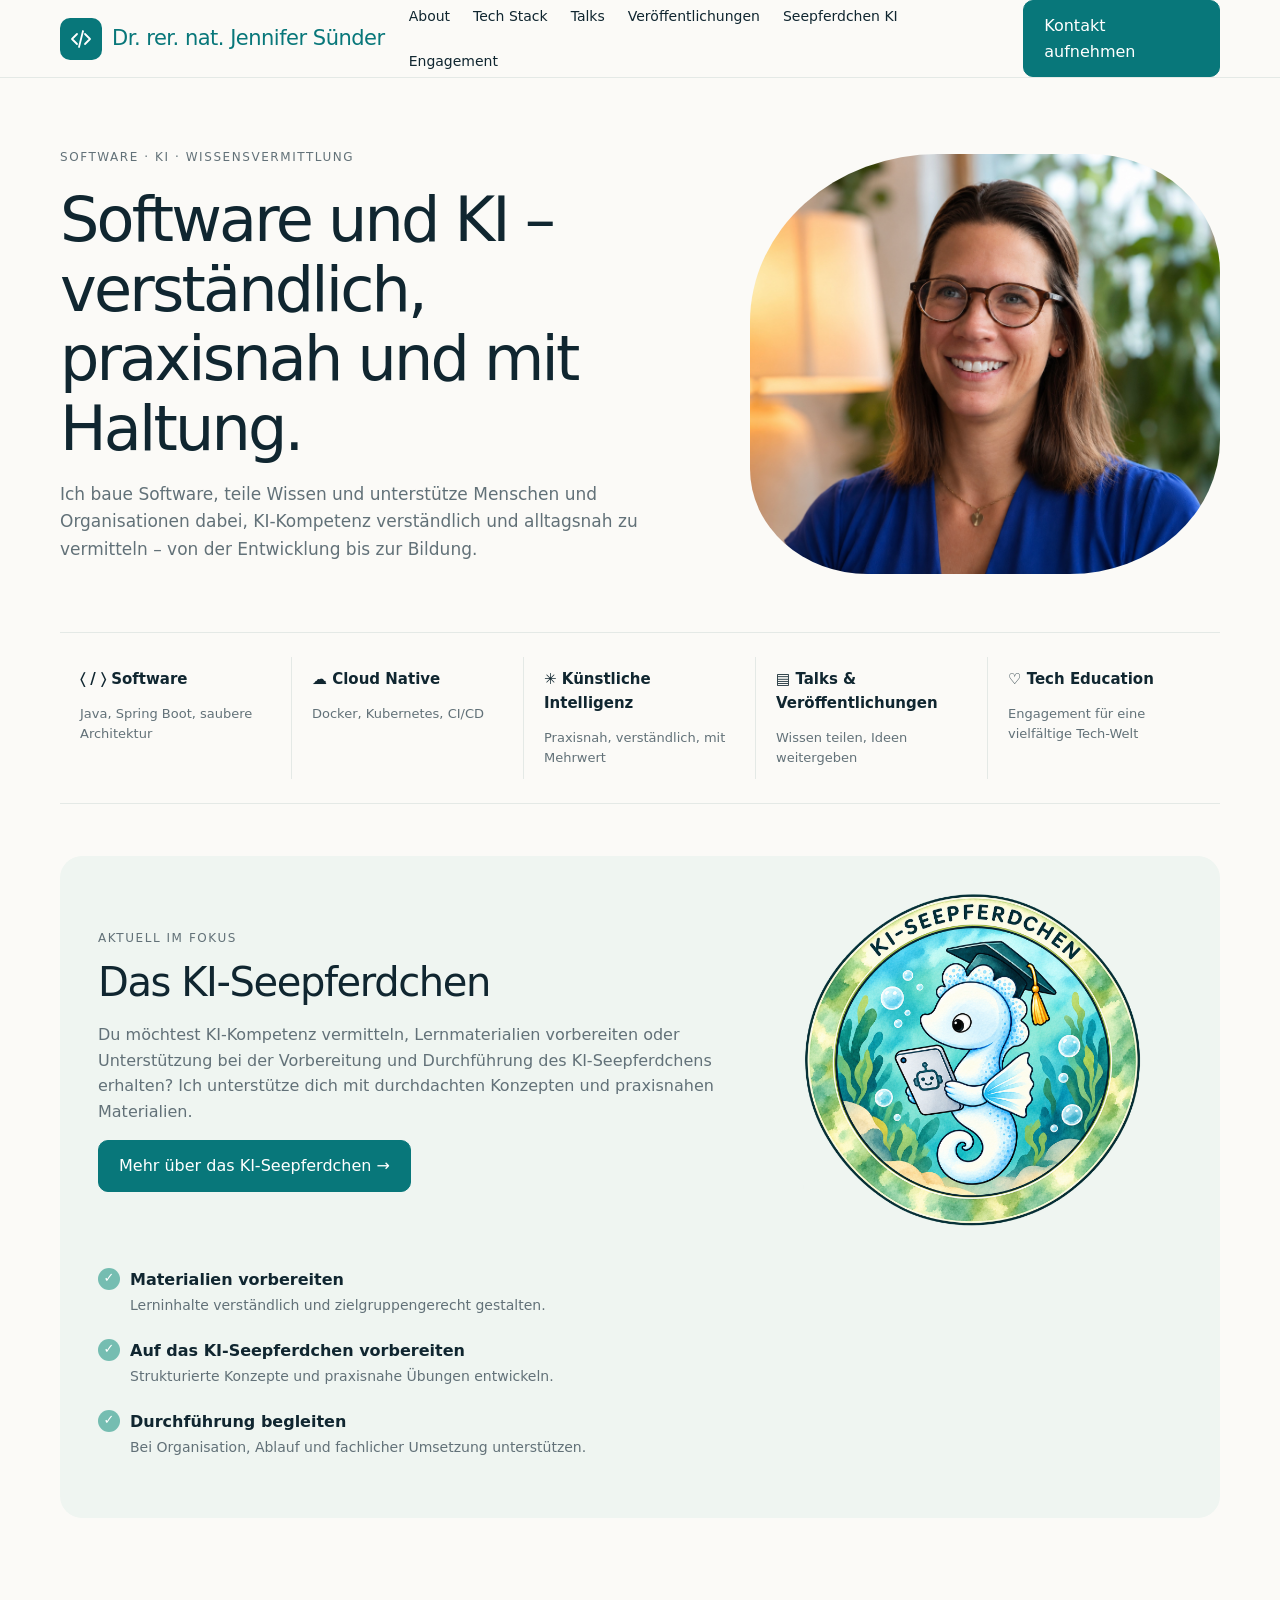
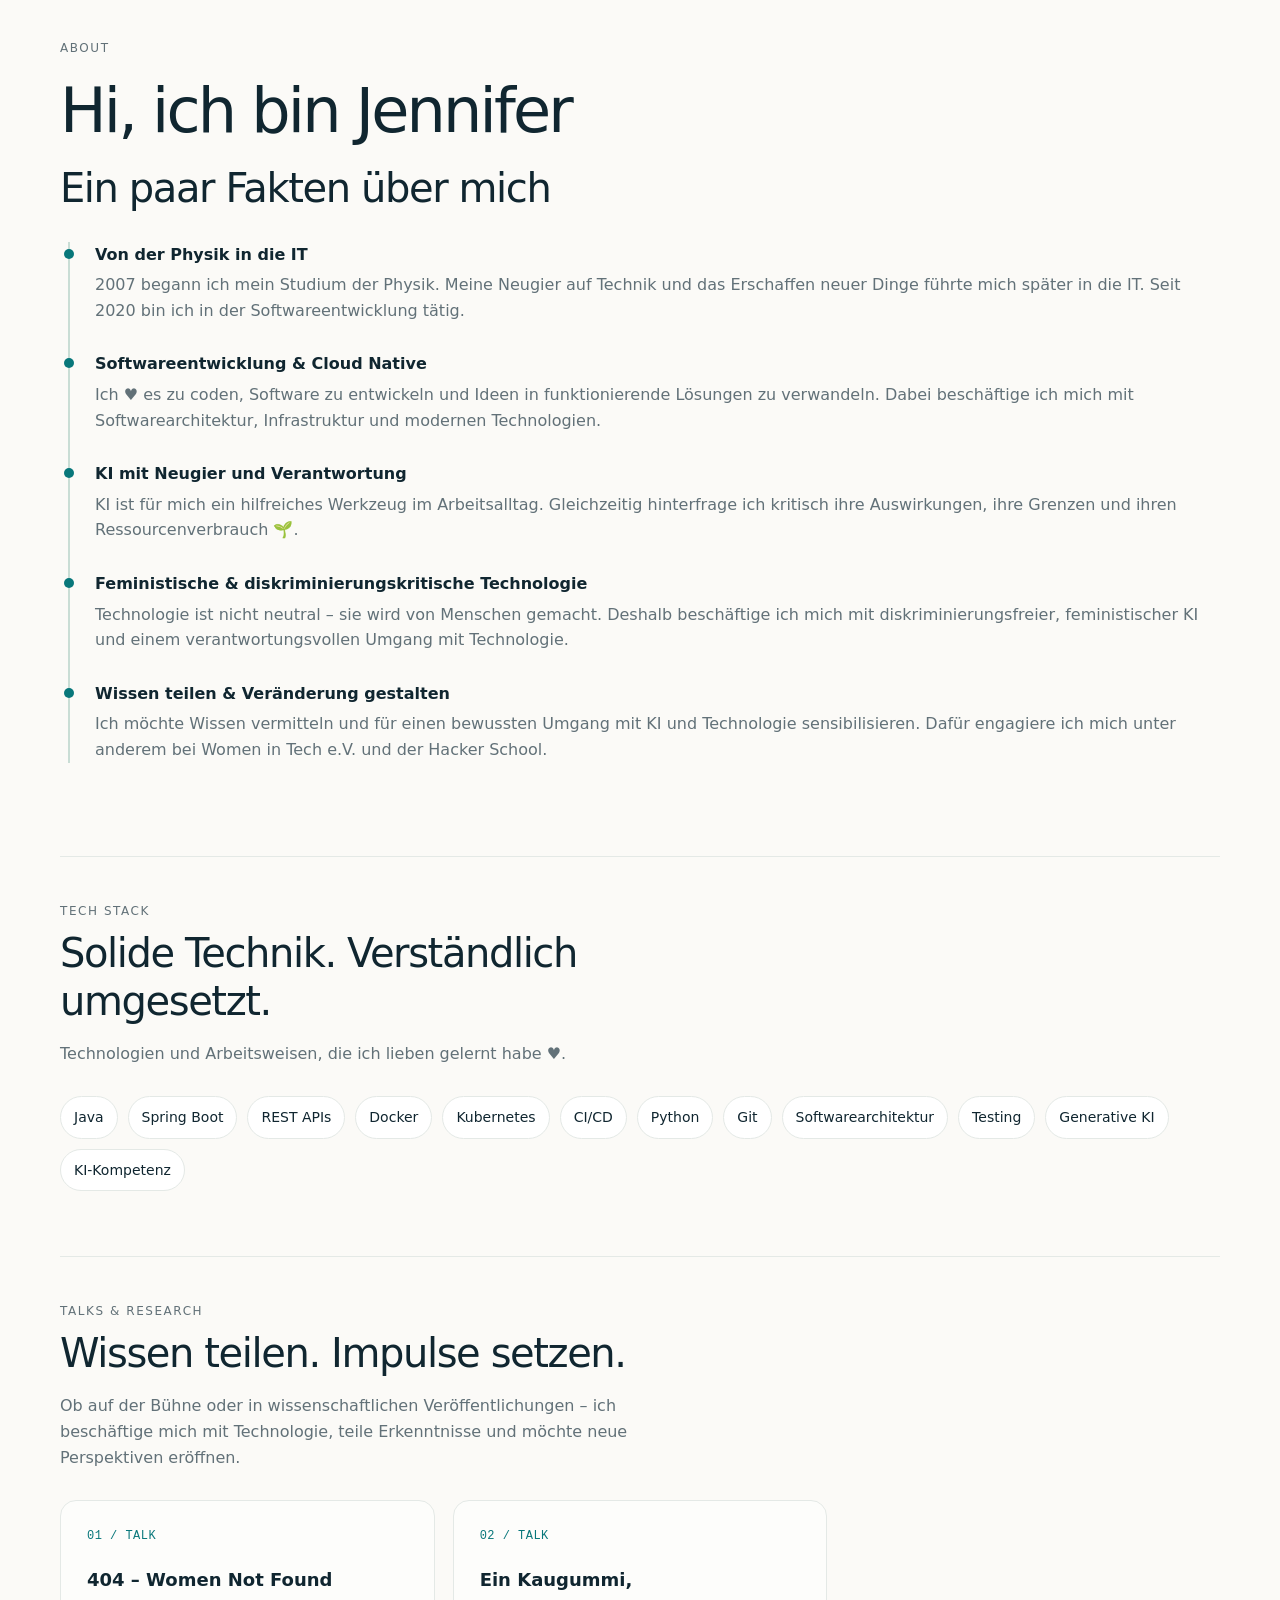
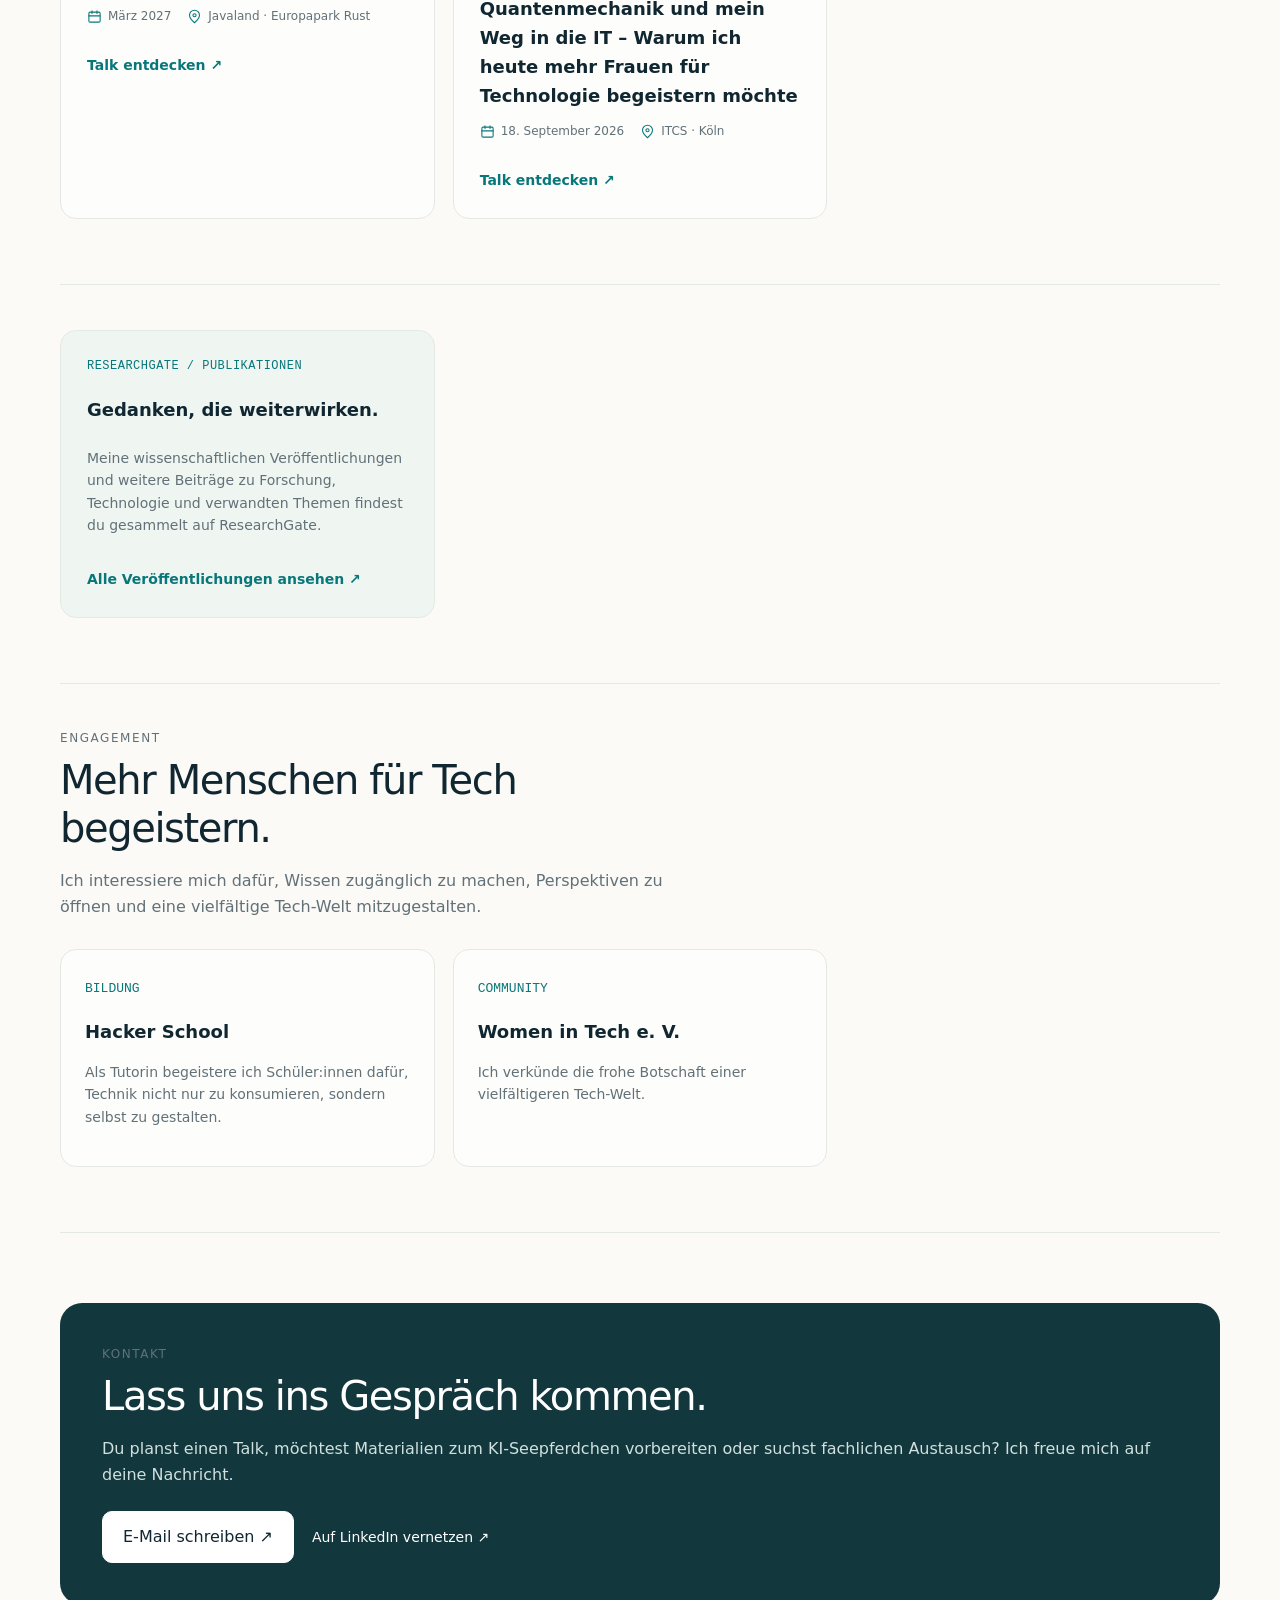
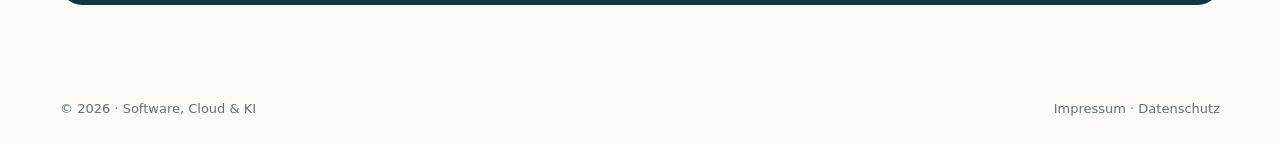
<file: src/index.html>
<!DOCTYPE html>
<html lang="de">
<head>
    <meta charset="UTF-8"/>
    <meta name="viewport" content="width=device-width, initial-scale=1.0"/>
    <meta name="description" content="Software und KI – verständlich, praxisnah und mit Haltung."/>
    <title>Software & KI | Persönliche Website</title>
    <link rel="stylesheet" href="style.css">

</head>
<body>
<header>
    <nav class="container" aria-label="Hauptnavigation">
        <a class="logo" href="#start" aria-label="Startseite">
        <span class="logo-icon" aria-hidden="true">
    <svg
            xmlns="http://www.w3.org/2000/svg"
            width="24"
            height="24"
            viewBox="0 0 24 24"
            fill="none"
            stroke="currentColor"
            stroke-width="1.8"
            stroke-linecap="round"
            stroke-linejoin="round"
    >
      <polyline points="8 17 3 12 8 7"></polyline>
      <polyline points="16 7 21 12 16 17"></polyline>
      <line x1="14" y1="4" x2="10" y2="20"></line>
    </svg>
  </span>
            <span class="logo-name">Dr. rer. nat. Jennifer Sünder</span></a>
        <button class="menu-toggle" id="menuToggle"
                aria-expanded="false" aria-controls="navLinks">Menü ☰
        </button>
        <div class="nav-links" id="navLinks">
            <a href="#about">About</a>
            <a href="#tech">Tech Stack</a>
            <a href="#wissen">Talks</a>
            <a href="#publikationen">Veröffentlichungen</a>
            <a href="#seepferdchen">Seepferdchen KI</a>
            <a href="#engagement">Engagement</a>
        </div>
        <a class="button nav-contact" href="#kontakt">Kontakt aufnehmen</a>
    </nav>
</header>

<main>
    <div class="container" id="start">
        <section class="hero">
            <div class="hero-copy">
                <div class="eyebrow">Software · KI · Wissensvermittlung</div>
                <h1>Software und KI – verständlich, praxisnah und mit Haltung.</h1>
                <p>Ich baue Software, teile Wissen und unterstütze Menschen und Organisationen dabei, KI-Kompetenz verständlich und alltagsnah zu
                    vermitteln – von der Entwicklung bis zur Bildung.</p>
            </div>
            <div class="portrait">
                <img src="assets/portrait.jpg" alt="Portrait von mir."/>
            </div>
        </section>

        <div class="topics" aria-label="Themenschwerpunkte">
            <div class="topic"><strong>〈 / 〉 Software</strong>
                <p>Java, Spring Boot, saubere Architektur</p></div>
            <div class="topic"><strong>☁ Cloud Native</strong>
                <p>Docker, Kubernetes, CI/CD</p></div>
            <div class="topic"><strong>✳ Künstliche Intelligenz</strong>
                <p>Praxisnah, verständlich, mit Mehrwert</p></div>
            <div class="topic"><strong>▤ Talks & Veröffentlichungen</strong>
                <p>Wissen teilen, Ideen weitergeben</p></div>
            <div class="topic"><strong>♡ Tech Education</strong>
                <p>Engagement für eine vielfältige Tech-Welt</p></div>
        </div>

        <section class="feature" id="seepferdchen">
            <div class="feature-intro">
                <div class="eyebrow">Aktuell im Fokus</div>
                <h2>Das KI-Seepferdchen</h2>
                <p>
                    Du möchtest KI-Kompetenz vermitteln, Lernmaterialien vorbereiten
                    oder Unterstützung bei der Vorbereitung und Durchführung des
                    KI-Seepferdchens erhalten? Ich unterstütze dich mit durchdachten
                    Konzepten und praxisnahen Materialien.
                </p>
                <a class="button"
                   href="https://ki-seepferdchen.org/">
                    Mehr über das KI-Seepferdchen →
                </a>
            </div>

            <div class="feature-logo">
                <img
                        src="assets/ki-seepferdchen-logo.png"
                        alt="KI-Seepferdchen – das Abzeichen für einen bewussten Umgang mit KI"
                        loading="lazy"
                >
            </div>

            <ul class="feature-list">
                <li>
                    <strong>Materialien vorbereiten</strong>
                    <span>Lerninhalte verständlich und zielgruppengerecht gestalten.</span>
                </li>
                <li>
                    <strong>Auf das KI-Seepferdchen vorbereiten</strong>
                    <span>Strukturierte Konzepte und praxisnahe Übungen entwickeln.</span>
                </li>
                <li>
                    <strong>Durchführung begleiten</strong>
                    <span>Bei Organisation, Ablauf und fachlicher Umsetzung unterstützen.</span>
                </li>
            </ul>
        </section>


        <section class="section" id="about">
            <div class="section-intro">
                <div class="eyebrow">About</div>
                <h1>Hi, ich bin Jennifer</h1>
                <h2>Ein paar Fakten über mich</h2>
            </div>
            <div class="timeline">
                <article>
                    <strong>Von der Physik in die IT</strong>
                    <p>
                        2007 begann ich mein Studium der Physik. Meine Neugier auf Technik
                        und das Erschaffen neuer Dinge führte mich später in die IT.
                        Seit 2020 bin ich in der Softwareentwicklung tätig.
                    </p>
                </article>

                <article>
                    <strong>Softwareentwicklung & Cloud Native</strong>
                    <p>
                        Ich &hearts; es zu coden, Software zu entwickeln und Ideen in
                        funktionierende Lösungen zu verwandeln. Dabei beschäftige ich
                        mich mit Softwarearchitektur, Infrastruktur und modernen
                        Technologien.
                    </p>
                </article>

                <article>
                    <strong>KI mit Neugier und Verantwortung</strong>
                    <p>
                        KI ist für mich ein hilfreiches Werkzeug im Arbeitsalltag.
                        Gleichzeitig hinterfrage ich kritisch ihre Auswirkungen,
                        ihre Grenzen und ihren Ressourcenverbrauch &#127793;.
                    </p>
                </article>

                <article>
                    <strong>Feministische & diskriminierungskritische Technologie</strong>
                    <p>
                        Technologie ist nicht neutral – sie wird von Menschen gemacht.
                        Deshalb beschäftige ich mich mit diskriminierungsfreier,
                        feministischer KI und einem verantwortungsvollen Umgang mit
                        Technologie.
                    </p>
                </article>

                <article>
                    <strong>Wissen teilen & Veränderung gestalten</strong>
                    <p>
                        Ich möchte Wissen vermitteln und für einen bewussten Umgang
                        mit KI und Technologie sensibilisieren. Dafür engagiere ich mich unter anderem
                        bei Women in Tech e.V. und der Hacker School.
                    </p>
                </article>
            </div>
        </section>

        <section class="section" id="tech">
            <div class="section-intro">
                <div class="eyebrow">Tech Stack</div>
                <h2>Solide Technik. Verständlich umgesetzt.</h2>
                <p>Technologien und Arbeitsweisen, die ich lieben gelernt habe &hearts;.</p>
            </div>
            <div class="tags">
                <span class="tag">Java</span><span class="tag">Spring Boot</span>
                <span class="tag">REST APIs</span><span class="tag">Docker</span>
                <span class="tag">Kubernetes</span><span class="tag">CI/CD</span>
                <span class="tag">Python</span><span class="tag">Git</span>
                <span class="tag">Softwarearchitektur</span><span class="tag">Testing</span>
                <span class="tag">Generative KI</span><span class="tag">KI-Kompetenz</span>
            </div>
        </section>


        <section class="section" id="wissen">
            <div class="section-intro">
                <div class="eyebrow">Talks & Research</div>
                <h2>Wissen teilen. Impulse setzen.</h2>
                <p>
                    Ob auf der Bühne oder in wissenschaftlichen Veröffentlichungen –
                    ich beschäftige mich mit Technologie, teile Erkenntnisse und
                    möchte neue Perspektiven eröffnen.
                </p>
            </div>

            <div class="knowledge-grid">
                <article class="knowledge-card">
                    <span class="number">01 / TALK</span>

                    <h3>404 – Women Not Found</h3>

                    <div class="talk-meta">
              <span><svg viewBox="0 0 24 24" aria-hidden="true">
                  <rect x="3" y="5" width="18" height="16" rx="2"/>
                  <path d="M16 3v4M8 3v4M3 11h18"/></svg>März 2027</span>
                        <span><svg viewBox="0 0 24 24" aria-hidden="true">
                <path d="M20 10c0 5-8 12-8 12S4 15 4 10a8 8 0 1 1 16 0Z"/>
                <circle cx="12" cy="10" r="2.5"/></svg>Javaland · Europapark Rust</span>
                    </div>

                    <a href="https://www.javaland.eu/de/home/"
                       class="text-link">
                        Talk entdecken ↗
                    </a>
                </article>
                <article class="knowledge-card">
                    <span class="number">02 / TALK</span>

                    <h3>Ein Kaugummi, Quantenmechanik und mein Weg in die IT – Warum ich heute mehr Frauen für Technologie begeistern möchte</h3>

                    <div class="talk-meta">
              <span>
                <svg viewBox="0 0 24 24" aria-hidden="true">
                  <rect x="3" y="5" width="18" height="16" rx="2"/>
                  <path d="M16 3v4M8 3v4M3 11h18"/>
                </svg>
                18. September 2026
              </span>

                        <span>
              <svg viewBox="0 0 24 24" aria-hidden="true">
                <path d="M20 10c0 5-8 12-8 12S4 15 4 10a8 8 0 1 1 16 0Z"/>
                <circle cx="12" cy="10" r="2.5"/>
              </svg>
              ITCS · Köln
            </span>
                    </div>

                    <a href="https://it-cs.io/events/recap-kl26/"
                       class="text-link">
                        Talk entdecken ↗
                    </a>
                </article>
            </div>
        </section>

        <section class="section" id="publikationen">
            <div class="knowledge-grid">
                <article class="knowledge-card research-card">
                    <span class="number">RESEARCHGATE / PUBLIKATIONEN</span>
                    <h3>Gedanken, die weiterwirken.</h3>
                    <p>
                        Meine wissenschaftlichen Veröffentlichungen und weitere
                        Beiträge zu Forschung, Technologie und verwandten Themen
                        findest du gesammelt auf ResearchGate.
                    </p>
                    <a
                            href="https://www.researchgate.net/profile/Jennifer-Arps"
                            class="text-link"
                            target="_blank"
                            rel="noopener noreferrer"
                    >
                        Alle Veröffentlichungen ansehen ↗
                    </a>
                </article>
            </div>
        </section>

        <section class="section" id="engagement">
            <div class="section-intro">
                <div class="eyebrow">Engagement</div>
                <h2>Mehr Menschen für Tech begeistern.</h2>
                <p>Ich interessiere mich dafür, Wissen zugänglich zu machen, Perspektiven zu öffnen und eine vielfältige Tech-Welt mitzugestalten.</p>
            </div>
            <div class="cards">
                <article class="card"><span class="number">BILDUNG</span>
                    <h3><a href="https://hacker-school.de/" target="_blank">Hacker School</a></h3>
                    <p>Als Tutorin begeistere ich Schüler:innen dafür, Technik nicht nur zu konsumieren, sondern selbst zu gestalten.</p></article>
                <article class="card"><span class="number">COMMUNITY</span>
                    <h3><a href="https://www.womenintechev.de/" target="_blank">Women in Tech e. V.</a></h3>
                    <p>Ich verkünde die frohe Botschaft einer vielfältigeren Tech-Welt.</p></article>
            </div>
        </section>

        <section class="contact" id="kontakt">
            <div class="eyebrow">Kontakt</div>
            <h2>Lass uns ins Gespräch kommen.</h2>
            <p>Du planst einen Talk, möchtest Materialien zum KI-Seepferdchen vorbereiten oder suchst fachlichen Austausch? Ich freue mich auf deine
                Nachricht.</p>
            <div class="contact-links">
                <a class="button" href="mailto:jenni.suender@gmail.com?subject=Anfrage%20zur%20KI-Beratung">E-Mail schreiben ↗</a>
                <a
                        class="contact-linkedin"
                        href="https://www.linkedin.com/in/dr-jennifer-sünder-0b7b80101/"
                        target="_blank"
                        rel="noopener noreferrer"
                >
                    Auf LinkedIn vernetzen ↗
                </a>
            </div>
        </section>
    </div>
</main>

<footer class="container">
    <span>© <span id="year"></span> · Software, Cloud & KI</span>
    <span><a href="impressum.html#impressum">Impressum</a> · <a href="impressum.html#datenschutz">Datenschutz</a></span>
</footer>

<script>
    if (window.location.pathname.endsWith('/index.html')) {
        var newPath = window.location.pathname.replace('/index.html', '/');
        window.history.replaceState(null, null, newPath + window.location.hash);
    }

    const menuToggle = document.getElementById("menuToggle");
    const navLinks = document.getElementById("navLinks");

    menuToggle.addEventListener("click", () => {
        const isOpen = navLinks.classList.toggle("open");
        menuToggle.setAttribute("aria-expanded", String(isOpen));
    });

    navLinks.querySelectorAll("a").forEach(link => {
        link.addEventListener("click", () => {
            navLinks.classList.remove("open");
            menuToggle.setAttribute("aria-expanded", "false");
        });
    });

    document.getElementById("year").textContent = new Date().getFullYear();
</script>
</body>
</html>
</file>
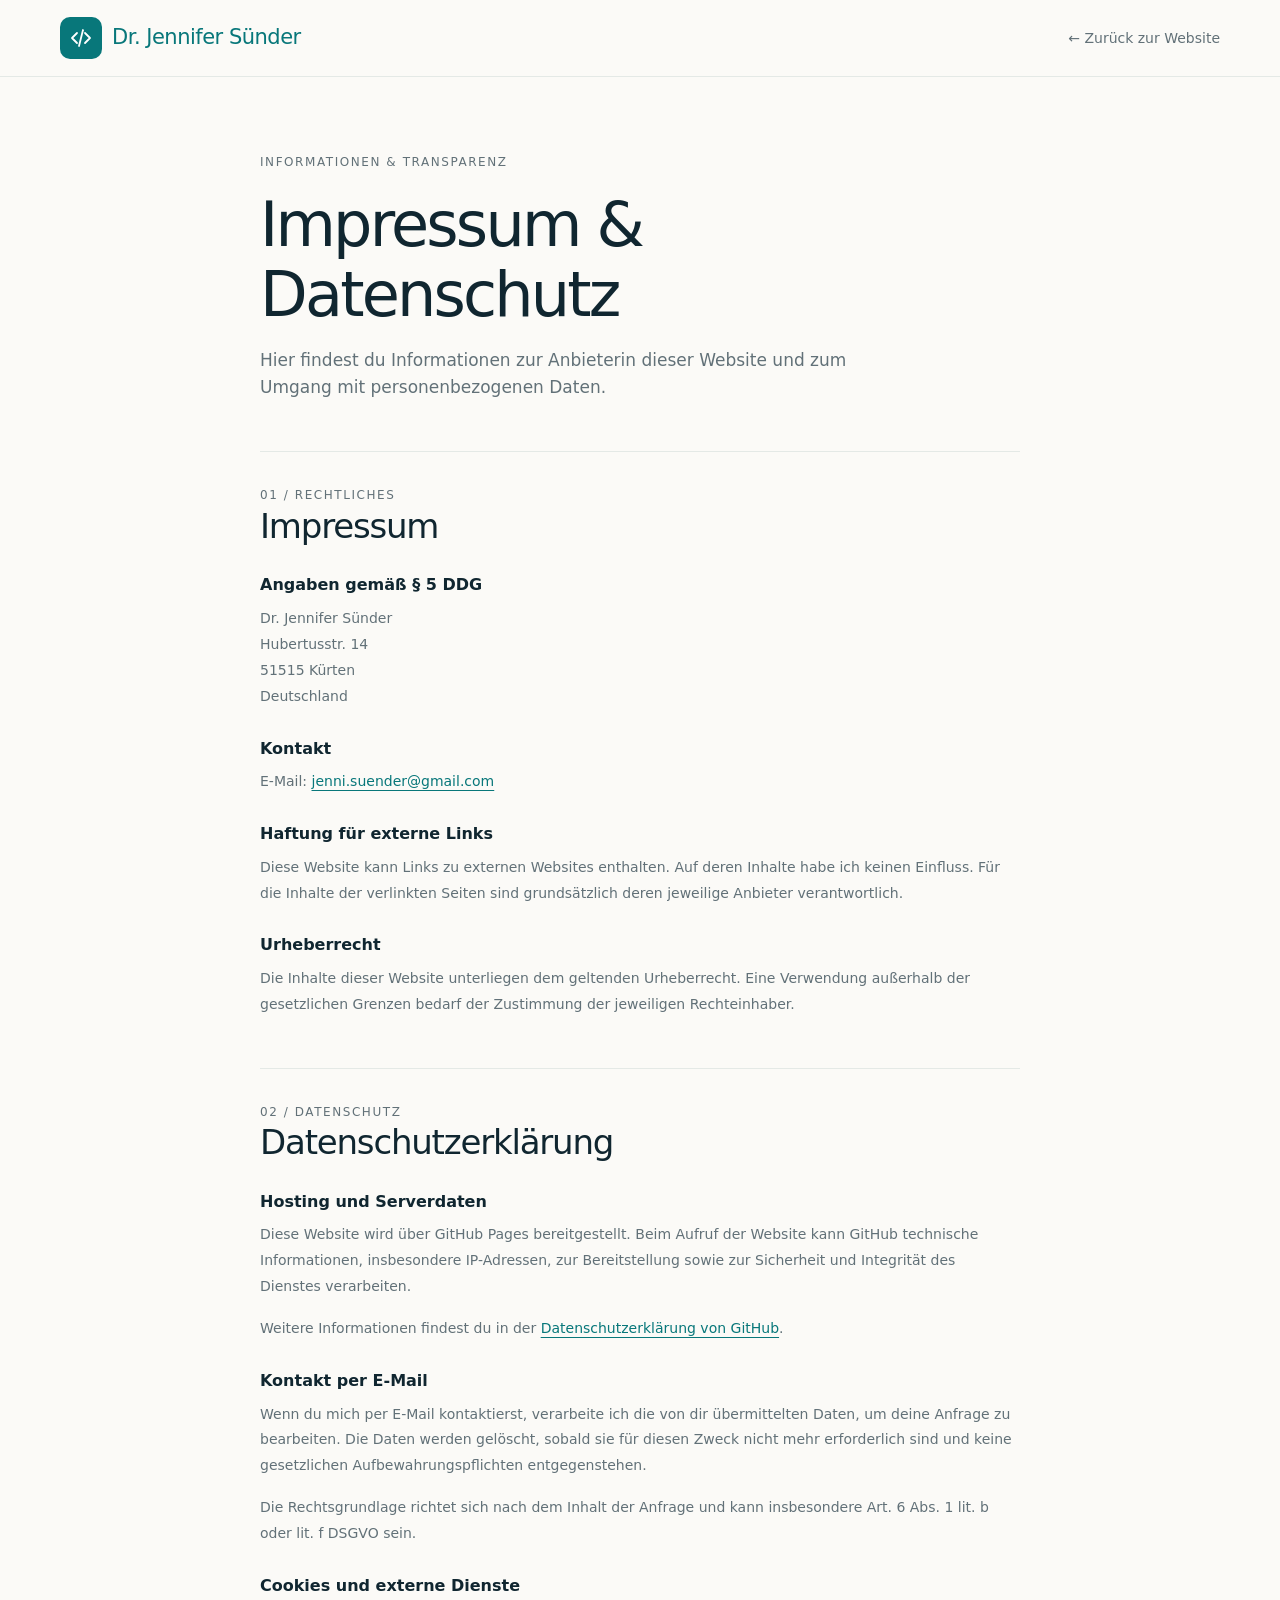
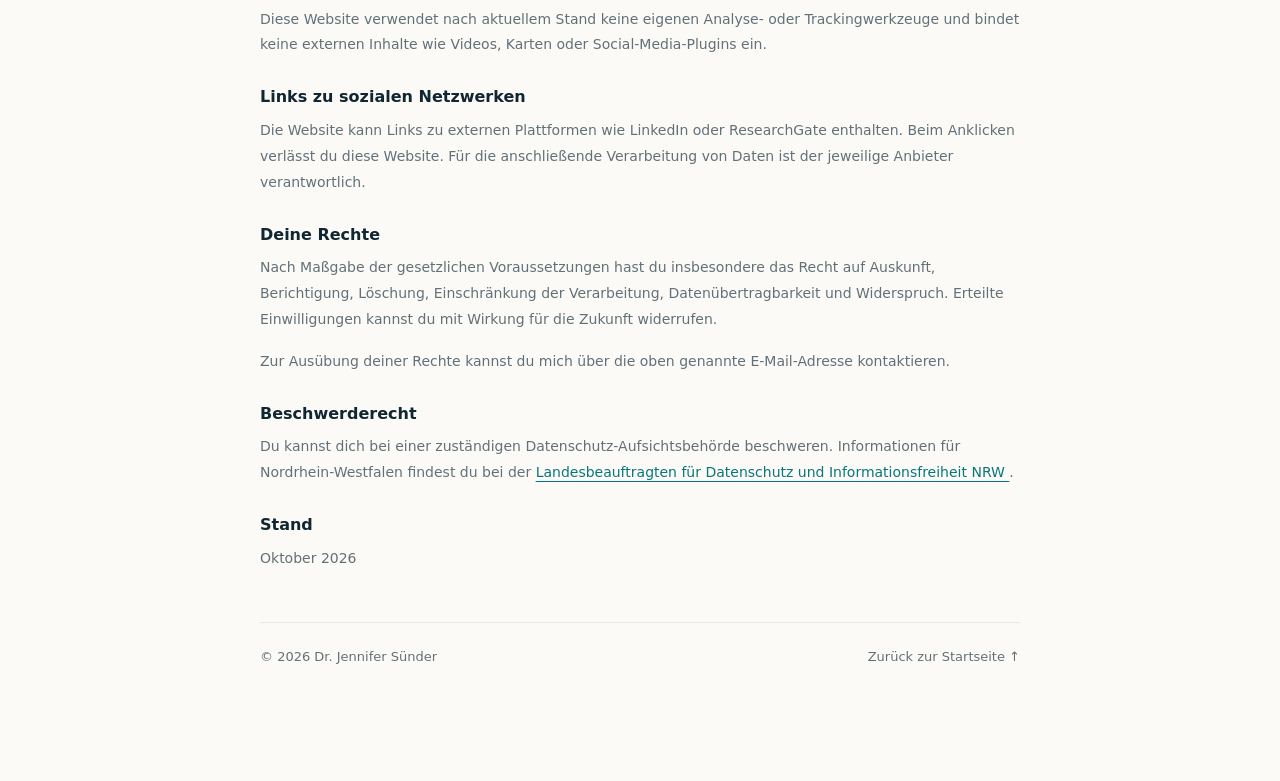
<file: src/impressum.html>
<!DOCTYPE html>
<html lang="de">
<head>
    <meta charset="UTF-8">
    <meta name="viewport" content="width=device-width, initial-scale=1">
    <meta name="description" content="Impressum und Datenschutzerklärung von Dr. Jennifer Sünder.">
    <title>Impressum & Datenschutz – Dr. Jennifer Sünder</title>
    <link rel="stylesheet" href="style.css">
</head>
<body>
<header class="legal-header">
    <nav class="legal-nav container" aria-label="Hauptnavigation">
        <a class="legal-logo" href="index.html" aria-label="Dr. Jennifer Sünder – Startseite">
        <span class="legal-logo-icon" aria-hidden="true">
          <svg xmlns="http://www.w3.org/2000/svg" width="24" height="24"
               viewBox="0 0 24 24" fill="none" stroke="currentColor"
               stroke-width="1.8" stroke-linecap="round" stroke-linejoin="round">
            <polyline points="8 17 3 12 8 7"></polyline>
            <polyline points="16 7 21 12 16 17"></polyline>
            <line x1="14" y1="4" x2="10" y2="20"></line>
          </svg>
        </span>
            <span class="legal-logo-name">Dr. Jennifer Sünder</span>
        </a>
        <a class="legal-back" href="index.html">← Zurück zur Website</a>
    </nav>
</header>

<main class="legal-main">
    <div class="legal-eyebrow">Informationen & Transparenz</div>
    <h1>Impressum & Datenschutz</h1>
    <p class="legal-intro">
        Hier findest du Informationen zur Anbieterin dieser Website
        und zum Umgang mit personenbezogenen Daten.
    </p>

    <section class="legal-section" id="impressum">
        <div class="legal-eyebrow">01 / Rechtliches</div>
        <h2>Impressum</h2>

        <h3>Angaben gemäß § 5 DDG</h3>
        <p>
            Dr. Jennifer Sünder<br>
            Hubertusstr. 14<br>
            51515 Kürten<br>
            Deutschland
        </p>

        <h3>Kontakt</h3>
        <p>
            E-Mail:
            <a href="mailto:jenni.suender@gmail.com">jenni.suender@gmail.com</a>
        </p>

        <h3>Haftung für externe Links</h3>
        <p>
            Diese Website kann Links zu externen Websites enthalten.
            Auf deren Inhalte habe ich keinen Einfluss. Für die Inhalte
            der verlinkten Seiten sind grundsätzlich deren jeweilige
            Anbieter verantwortlich.
        </p>

        <h3>Urheberrecht</h3>
        <p>
            Die Inhalte dieser Website unterliegen dem geltenden
            Urheberrecht. Eine Verwendung außerhalb der gesetzlichen
            Grenzen bedarf der Zustimmung der jeweiligen Rechteinhaber.
        </p>
    </section>

    <section class="legal-section" id="datenschutz">
        <div class="legal-eyebrow">02 / Datenschutz</div>
        <h2>Datenschutzerklärung</h2>

        <h3>Hosting und Serverdaten</h3>
        <p>
          Diese Website wird über GitHub Pages bereitgestellt.
          Beim Aufruf der Website kann GitHub technische Informationen,
          insbesondere IP-Adressen, zur Bereitstellung sowie zur Sicherheit
          und Integrität des Dienstes verarbeiten.
        </p>
        <p>
            Weitere Informationen findest du in der
            <a href="https://docs.github.com/en/site-policy/privacy-policies/github-privacy-statement"
               target="_blank" rel="noopener noreferrer">Datenschutzerklärung von GitHub</a>.
        </p>

        <h3>Kontakt per E-Mail</h3>
        <p>
            Wenn du mich per E-Mail kontaktierst, verarbeite ich die von dir
            übermittelten Daten, um deine Anfrage zu bearbeiten. Die Daten werden
            gelöscht, sobald sie für diesen Zweck nicht mehr erforderlich sind
            und keine gesetzlichen Aufbewahrungspflichten entgegenstehen.
        </p>
        <p>
            Die Rechtsgrundlage richtet sich nach dem Inhalt der Anfrage und kann
            insbesondere Art. 6 Abs. 1 lit. b oder lit. f DSGVO sein.
        </p>

      <h3>Cookies und externe Dienste</h3>
      <p>
        Diese Website verwendet nach aktuellem Stand keine eigenen
        Analyse- oder Trackingwerkzeuge und bindet keine externen
        Inhalte wie Videos, Karten oder Social-Media-Plugins ein.
      </p>

        <h3>Links zu sozialen Netzwerken</h3>
        <p>
            Die Website kann Links zu externen Plattformen wie LinkedIn oder
            ResearchGate enthalten. Beim Anklicken verlässt du diese Website.
            Für die anschließende Verarbeitung von Daten ist der jeweilige
            Anbieter verantwortlich.
        </p>

        <h3>Deine Rechte</h3>
        <p>
            Nach Maßgabe der gesetzlichen Voraussetzungen hast du insbesondere
            das Recht auf Auskunft, Berichtigung, Löschung, Einschränkung der
            Verarbeitung, Datenübertragbarkeit und Widerspruch. Erteilte
            Einwilligungen kannst du mit Wirkung für die Zukunft widerrufen.
        </p>
        <p>Zur Ausübung deiner Rechte kannst du mich über die oben genannte E-Mail-Adresse kontaktieren.</p>

        <h3>Beschwerderecht</h3>
        <p>
            Du kannst dich bei einer zuständigen Datenschutz-Aufsichtsbehörde
            beschweren. Informationen für Nordrhein-Westfalen findest du bei der
            <a href="https://www.ldi.nrw.de/" target="_blank" rel="noopener noreferrer">
                Landesbeauftragten für Datenschutz und Informationsfreiheit NRW
            </a>.
        </p>

        <h3>Stand</h3>
        <p>Oktober 2026</p>
    </section>

    <footer class="legal-footer">
        <span>© 2026 Dr. Jennifer Sünder</span>
        <a href="index.html">Zurück zur Startseite ↑</a>
    </footer>
</main>
</body>
</html>
</file>
<file: src/style.css>
:root {
    --bg: #fbfaf7;
    --ink: #102630;
    --muted: #627178;
    --teal: #08777a;
    --teal-dark: #075c60;
    --line: #e4e9e6;
    --soft: #eff5f1;
    --radius: 22px;
}

* {
    box-sizing: border-box;
}

html {
    scroll-behavior: smooth;
}

body {
    margin: 0;
    background: var(--bg);
    color: var(--ink);
    font-family: Inter, system-ui, -apple-system, sans-serif;
    line-height: 1.6;
}

a {
    color: inherit;
    text-decoration: none;
}

.container {
    width: min(1160px, calc(100% - 40px));
    margin-inline: auto;
}

header {
    position: sticky;
    top: 0;
    z-index: 10;
    background: rgba(251, 250, 247, .94);
    border-bottom: 1px solid var(--line);
    backdrop-filter: blur(12px);
}

nav {
    min-height: 76px;
    display: flex;
    align-items: center;
    justify-content: space-between;
    gap: 24px;
}

.logo {
    display: inline-flex;
    align-items: center;
    gap: 10px;
    text-decoration: none;
    color: var(--ink);
}

.logo-icon {
    width: 42px;
    height: 42px;
    display: grid;
    place-items: center;
    flex-shrink: 0;
    background: var(--teal);
    color: #fff;
    border-radius: 10px;
    transition: background 0.2s, transform 0.2s;
}

.logo:hover .logo-icon {
    background: var(--teal-dark);
    transform: translateY(-1px);
}

.logo-name {
    font-family: inherit;
    font-size: 21px;
    font-weight: 350;
    letter-spacing: -0.5px;
    white-space: nowrap;
    color: var(--teal);
}

.logo:focus-visible {
    outline: 2px solid var(--teal);
    outline-offset: 4px;
    border-radius: 4px;
}

@media (max-width: 600px) {
    .logo-icon {
        width: 36px;
        height: 36px;
    }

    .logo-icon svg {
        width: 21px;
        height: 21px;
    }

}

.nav-links {
    display: flex;
    flex-wrap: wrap;
    gap: 23px;
    font-size: 14px;
}

.nav-links a:hover {
    color: var(--teal);
}

.button {
    display: inline-flex;
    align-items: center;
    justify-content: center;
    gap: 10px;
    padding: 12px 20px;
    border: 1px solid var(--teal);
    border-radius: 10px;
    background: var(--teal);
    color: white;
    font: inherit;
    transition: background .2s, transform .2s;
}

.button:hover {
    background: var(--teal-dark);
    transform: translateY(-1px);
}

.button.secondary {
    background: transparent;
    color: var(--ink);
    border-color: #8c999a;
}

.button.secondary:hover {
    background: var(--soft);
}

.hero {
    display: grid;
    grid-template-columns: 1.15fr .85fr;
    gap: 55px;
    align-items: center;
    padding-block: 70px 52px;
}

.eyebrow {
    color: var(--muted);
    font-size: 12px;
    letter-spacing: .13em;
    text-transform: uppercase;
}

h1 {
    max-width: 700px;
    margin: 18px 0;
    font-size: clamp(38px, 5vw, 62px);
    font-weight: 500;
    letter-spacing: -.045em;
    line-height: 1.12;
}

h2 {
    margin: 8px 0 14px;
    font-size: clamp(28px, 3.5vw, 40px);
    font-weight: 500;
    letter-spacing: -.035em;
    line-height: 1.2;
}

h3 {
    font-size: 18px;
    font-weight: 600;
}

p {
    color: var(--muted);
}

.hero-copy > p {
    max-width: 600px;
    font-size: 17px;
}

.actions {
    display: flex;
    flex-wrap: wrap;
    gap: 12px;
    margin-top: 25px;
}

.portrait {
    height: 420px;
    overflow: hidden;
    border-radius: 40% 28% 32% 25%;
    background: #e6ece5;
}

.portrait img {
    width: 100%;
    height: 100%;
    display: block;
    object-fit: cover;
    object-position: center;
}

.portrait span {
    display: block;
    font-size: 64px;
    margin-bottom: 12px;
}

.portrait small {
    color: #4f6e6c;
}

.topics {
    display: grid;
    grid-template-columns: repeat(5, 1fr);
    border-block: 1px solid var(--line);
    padding-block: 24px;
    margin-bottom: 52px;
}

.topic {
    padding: 10px 20px;
    border-right: 1px solid var(--line);
}

.topic:last-child {
    border: 0;
}

.topic strong {
    display: block;
    font-size: 15px;
}

.topic p {
    margin-bottom: 0;
    font-size: 13px;
}

section {
    scroll-margin-top: 100px;
}

.feature {
    display: grid;
    grid-template-columns: minmax(0, 1.2fr) minmax(220px, 0.8fr);
    gap: 2.5rem;
    align-items: center;
    padding: 38px;
    border-radius: var(--radius);
    background: var(--soft);
    margin-bottom: 76px;
}

.feature h2 {
    margin-top: 10px;
}

.feature-intro {
    min-width: 0;
}

.feature-logo {
    display: flex;
    justify-content: center;
    align-items: center;
}

.feature-logo img {
    display: block;
    width: 100%;
    max-width: 340px;
    height: auto;
    object-fit: contain;
}

.feature-list {
    list-style: none;
    padding: 0;
    margin: 0;
}

.feature-list li {
    position: relative;
    padding: 0 0 20px 32px;
}

.feature-list li::before {
    content: "✓";
    position: absolute;
    left: 0;
    top: 1px;
    display: grid;
    place-items: center;
    width: 22px;
    height: 22px;
    border-radius: 50%;
    background: #75bdb1;
    color: white;
    font-size: 13px;
}

.feature-list strong {
    display: block;
}

.feature-list span {
    color: var(--muted);
    font-size: 14px;
}

.section {
    padding-block: 45px 65px;
    border-bottom: 1px solid var(--line);
}

.section-intro {
    max-width: 650px;
    margin-bottom: 30px;
}

.cards {
    display: grid;
    grid-template-columns: repeat(3, 1fr);
    gap: 18px;
}

.card {
    padding: 24px;
    border: 1px solid var(--line);
    border-radius: 16px;
    background: rgba(255, 255, 255, .45);
}

.card .number {
    color: var(--teal);
    font-family: monospace;
    font-size: 13px;
}

.card h3 {
    margin-bottom: 8px;
}

.card p {
    font-size: 14px;
}

.tags {
    display: flex;
    flex-wrap: wrap;
    gap: 10px;
}

.tag {
    padding: 9px 13px;
    border: 1px solid var(--line);
    border-radius: 99px;
    font-size: 14px;
    background: white;
}

.timeline {
    border-left: 2px solid #c9ddd5;
    margin-left: 8px;
    padding-left: 25px;
}

.timeline article {
    position: relative;
    margin-bottom: 28px;
}

.timeline article::before {
    content: "";
    position: absolute;
    width: 10px;
    height: 10px;
    left: -31px;
    top: 7px;
    border-radius: 50%;
    background: var(--teal);
}

.timeline strong {
    display: block;
}

.timeline p {
    margin-top: 5px;
}

.knowledge-grid {
    display: grid;
    grid-template-columns: repeat(3, minmax(0, 1fr));
    gap: 18px;
}

.knowledge-card {
    display: flex;
    flex-direction: column;
    align-items: flex-start;
    padding: 26px;
    border: 1px solid var(--line);
    border-radius: 16px;
    background: rgba(255, 255, 255, 0.45);
}

.knowledge-card .number {
    color: var(--teal);
    font-family: monospace;
    font-size: 12px;
    letter-spacing: 0.04em;
}

.knowledge-card h3 {
    margin: 20px 0 8px;
}

.knowledge-card p {
    font-size: 14px;
    flex-grow: 1;
}

.text-link {
    display: inline-block;
    margin-top: 18px;
    color: var(--teal);
    font-size: 14px;
    font-weight: 600;
}

.text-link:hover {
    color: var(--teal-dark);
    text-decoration: underline;
    text-underline-offset: 4px;
}

.research-card {
    background: var(--soft);
}

@media (max-width: 850px) {
    .knowledge-grid {
        grid-template-columns: 1fr 1fr;
    }

    .research-card {
        grid-column: 1 / -1;
    }
}

@media (max-width: 600px) {
    .knowledge-grid {
        grid-template-columns: 1fr;
    }

    .research-card {
        grid-column: auto;
    }
}

.talk-meta {
    display: flex;
    flex-wrap: wrap;
    gap: 8px 16px;
    margin: 4px 0 10px;
}

.talk-meta span {
    display: inline-flex;
    align-items: center;
    gap: 6px;
    color: var(--muted);
    font-size: 12px;
}

.talk-meta svg {
    width: 15px;
    height: 15px;
    flex-shrink: 0;
    fill: none;
    stroke: var(--teal);
    stroke-width: 1.7;
    stroke-linecap: round;
    stroke-linejoin: round;
}

.contact {
    margin-block: 70px;
    padding: 42px;
    border-radius: var(--radius);
    background: #12373d;
    color: white;
}

.contact h2 {
    max-width: 650px;
}

.contact p {
    color: #d0e0df;
}

.contact .button {
    background: white;
    color: var(--ink);
    border-color: white;
}

footer {
    display: flex;
    justify-content: space-between;
    gap: 20px;
    padding-block: 24px;
    color: var(--muted);
    font-size: 13px;
}

.menu-toggle {
    display: none;
    border: 1px solid var(--line);
    border-radius: 8px;
    background: transparent;
    padding: 8px 12px;
    font: inherit;
}

@media (max-width: 850px) {
    .nav-links {
        gap: 12px;
    }

    .nav-contact {
        display: none;
    }

    .hero {
        grid-template-columns: 1fr;
        gap: 30px;
    }

    .portrait {
        min-height: 250px;
    }

    .topics {
        grid-template-columns: repeat(2, 1fr);
    }

    .topic {
        border-right: 0;
        padding: 15px;
    }

    .feature {
        grid-template-columns: 1fr;
        padding: 26px;
    }

    .cards {
        grid-template-columns: 1fr 1fr;
    }
}

@media (max-width: 600px) {
    .menu-toggle {
        display: block;
    }

    nav {
        flex-wrap: wrap;
        padding-block: 12px;
    }

    .nav-links {
        display: none;
        width: 100%;
        flex-direction: column;
        padding: 12px 0;
    }

    .nav-links.open {
        display: flex;
    }

    .hero {
        padding-top: 42px;
    }

    .topics {
        grid-template-columns: 1fr 1fr;
    }

    .cards {
        grid-template-columns: 1fr;
    }

    .contact {
        padding: 28px;
    }

    footer {
        flex-direction: column;
    }
}

@media (prefers-reduced-motion: reduce) {
    *, *::before, *::after {
        scroll-behavior: auto !important;
        transition: none !important;
    }
}

.contact-links {
    display: flex;
    flex-wrap: wrap;
    align-items: center;
    gap: 18px;
    margin-top: 24px;
}

.contact-linkedin {
    color: #fff;
    font-size: 14px;
    font-weight: 500;
    text-underline-offset: 4px;
}

.contact-linkedin:hover {
    text-decoration: underline;
}

/* =========================================================
   Rechtliche Seite: Impressum & Datenschutz
   Verwendet dieselben Farbvariablen und Typografie wie index.html
   ========================================================= */

.legal-header {
    position: sticky;
    top: 0;
    z-index: 10;
    background: rgba(251, 250, 247, .94);
    border-bottom: 1px solid var(--line);
    backdrop-filter: blur(12px);
}

.legal-nav {
    min-height: 76px;
    display: flex;
    align-items: center;
    justify-content: space-between;
    gap: 24px;
}

.legal-logo {
    display: inline-flex;
    align-items: center;
    gap: 10px;
    color: var(--ink);
    text-decoration: none;
}

.legal-logo-icon {
    width: 42px;
    height: 42px;
    display: grid;
    place-items: center;
    flex-shrink: 0;
    background: var(--teal);
    color: #fff;
    border-radius: 10px;
    transition: background .2s, transform .2s;
}

.legal-logo:hover .legal-logo-icon {
    background: var(--teal-dark);
    transform: translateY(-1px);
}

.legal-logo-name {
    font-size: 21px;
    font-weight: 350;
    letter-spacing: -.5px;
    white-space: nowrap;
    color: var(--teal);
}

.legal-back {
    color: var(--muted);
    font-size: 14px;
}

.legal-back:hover {
    color: var(--teal);
}

.legal-main {
    width: min(760px, calc(100% - 40px));
    margin-inline: auto;
    padding: 76px 0 90px;
}

.legal-eyebrow {
    color: var(--muted);
    font-size: 12px;
    letter-spacing: .13em;
    text-transform: uppercase;
}

.legal-main h1 {
    max-width: 700px;
    margin: 18px 0;
    font-size: clamp(38px, 5vw, 62px);
    font-weight: 500;
    letter-spacing: -.045em;
    line-height: 1.12;
}

.legal-intro {
    max-width: 600px;
    font-size: 17px;
    margin-bottom: 50px;
}

.legal-section {
    padding: 34px 0;
    border-top: 1px solid var(--line);
    scroll-margin-top: 100px;
}

.legal-section h2 {
    margin: 0 0 24px;
    font-size: clamp(26px, 3vw, 34px);
    font-weight: 500;
    letter-spacing: -.035em;
    line-height: 1.2;
}

.legal-section h3 {
    margin: 26px 0 8px;
    font-size: 16px;
    font-weight: 600;
}

.legal-section p,
.legal-section li {
    color: var(--muted);
    font-size: 14px;
    line-height: 1.85;
}

.legal-section p {
    margin: 0 0 16px;
}

.legal-section ul {
    padding-left: 20px;
}

.legal-section a {
    color: var(--teal);
    text-decoration: underline;
    text-underline-offset: 4px;
    overflow-wrap: anywhere;
}

.legal-section a:hover {
    color: var(--teal-dark);
}

.legal-footer {
    display: flex;
    justify-content: space-between;
    gap: 20px;
    padding-block: 24px;
    border-top: 1px solid var(--line);
    color: var(--muted);
    font-size: 13px;
}

.legal-footer a:hover {
    color: var(--teal);
}

@media (max-width: 600px) {
    .legal-logo-icon {
        width: 36px;
        height: 36px;
    }

    .legal-logo-icon svg {
        width: 21px;
        height: 21px;
    }

    .legal-logo-name {
        font-size: 18px;
    }

    .legal-main {
        padding-top: 48px;
    }

    .legal-footer {
        flex-direction: column;
    }
}

/* Smartphone */
@media (max-width: 640px) {
    .feature {
        grid-template-columns: 1fr;
        gap: 2rem;
    }

    .feature-logo {
        grid-row: 2;
    }

    .feature-logo img {
        max-width: 260px;
    }

    .feature-list {
        grid-column: 1;
    }
}
</file>
